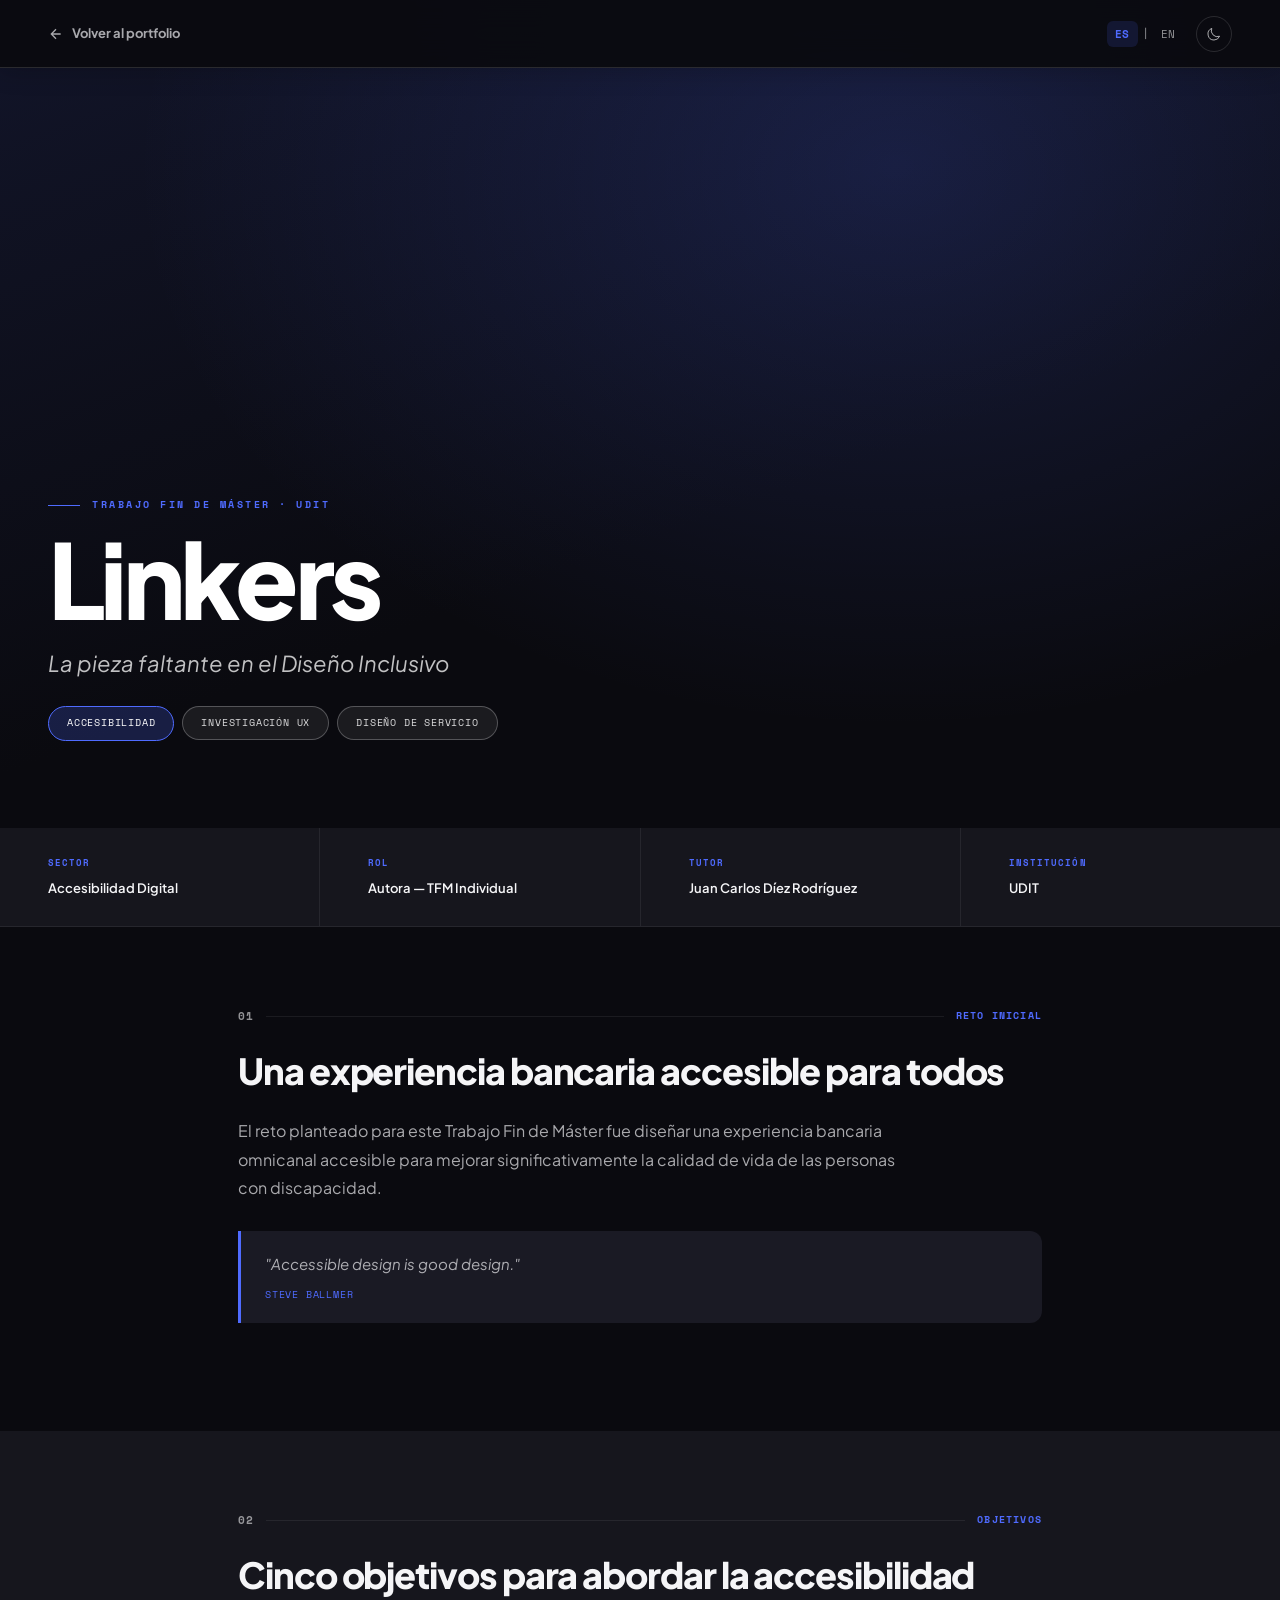
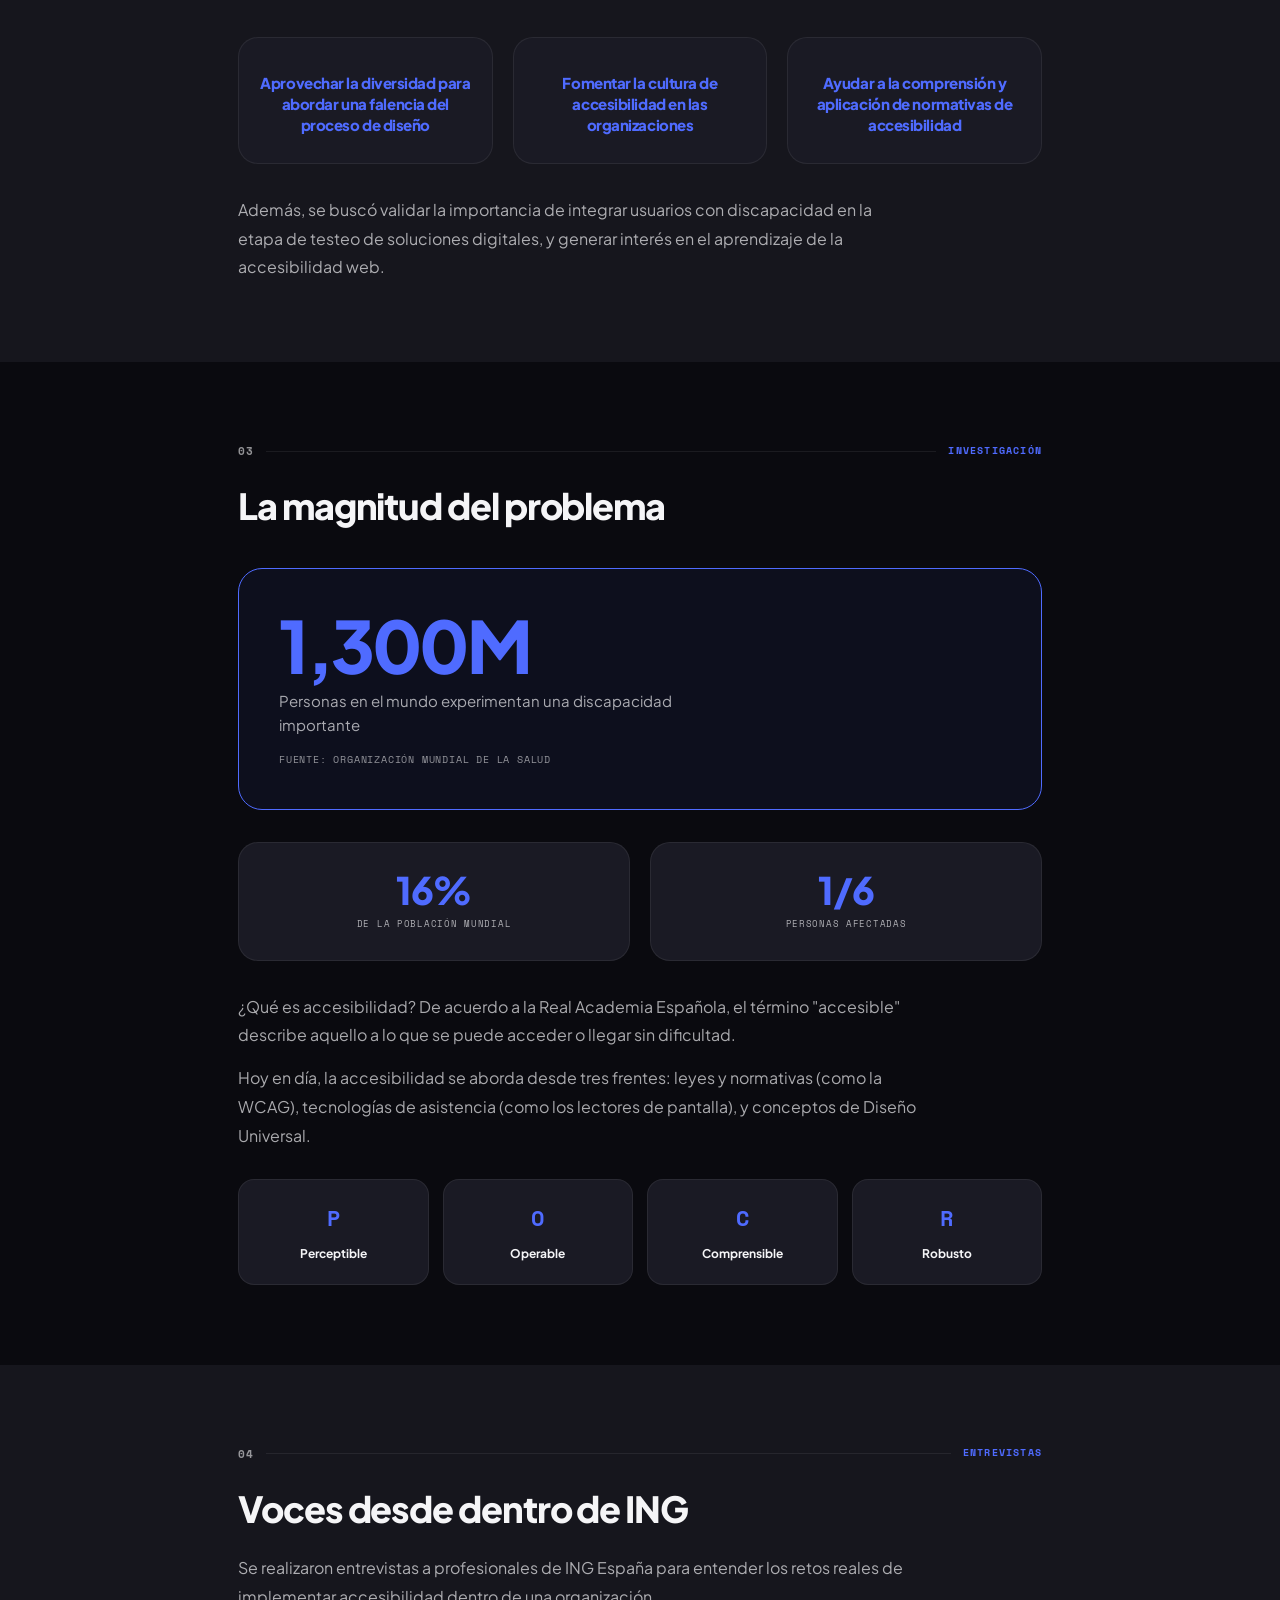
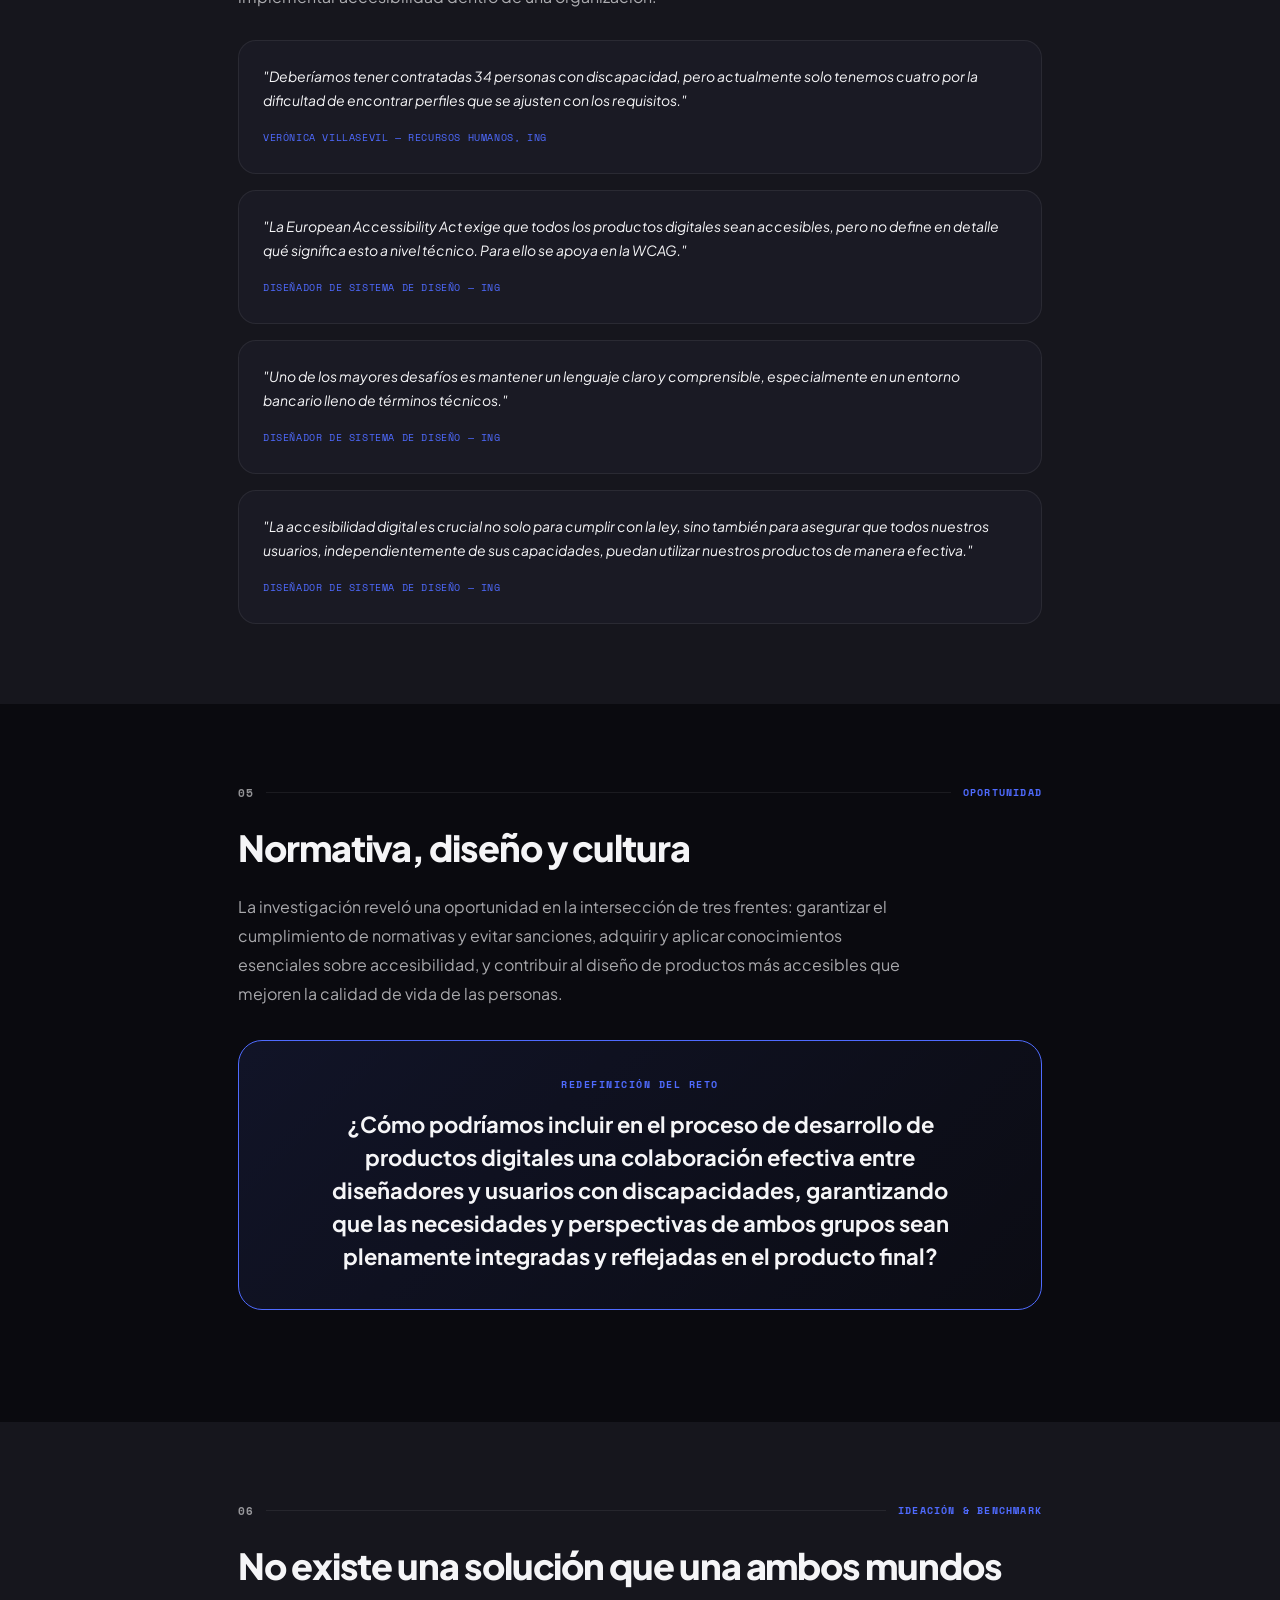
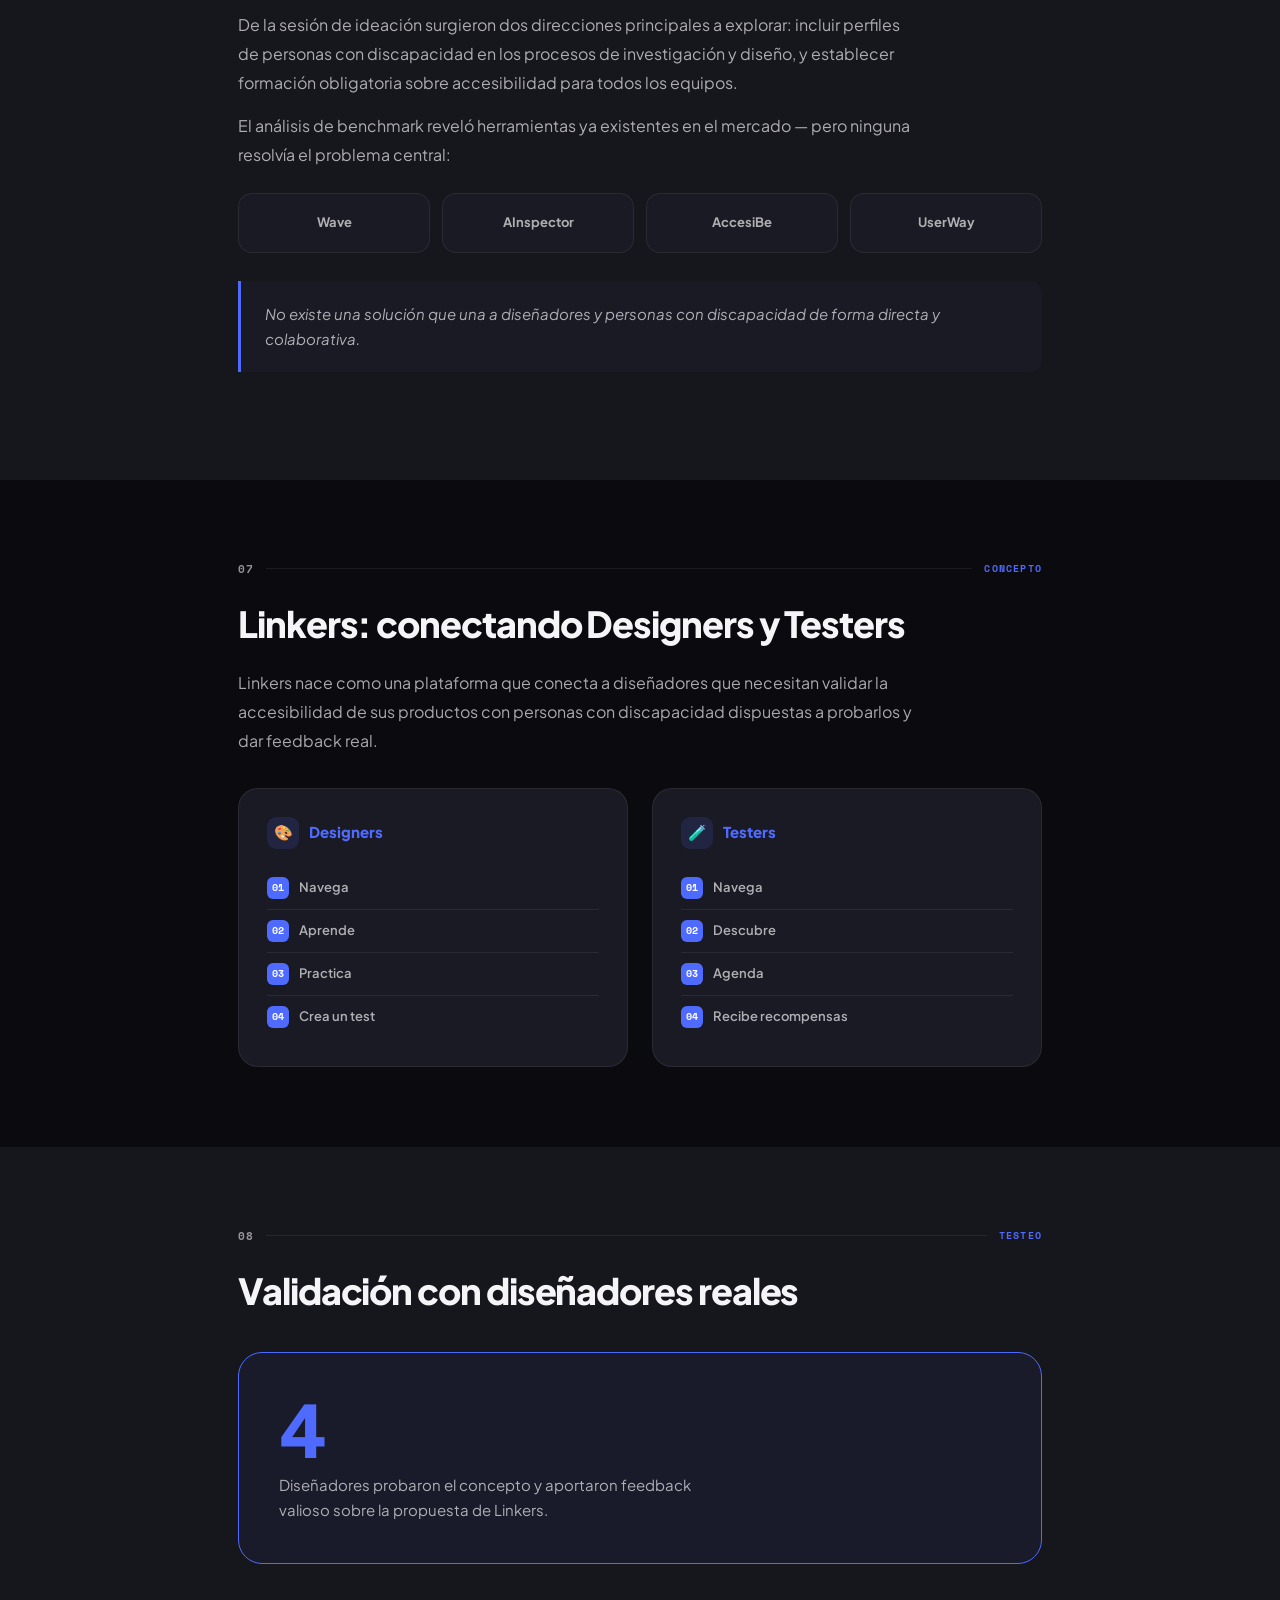
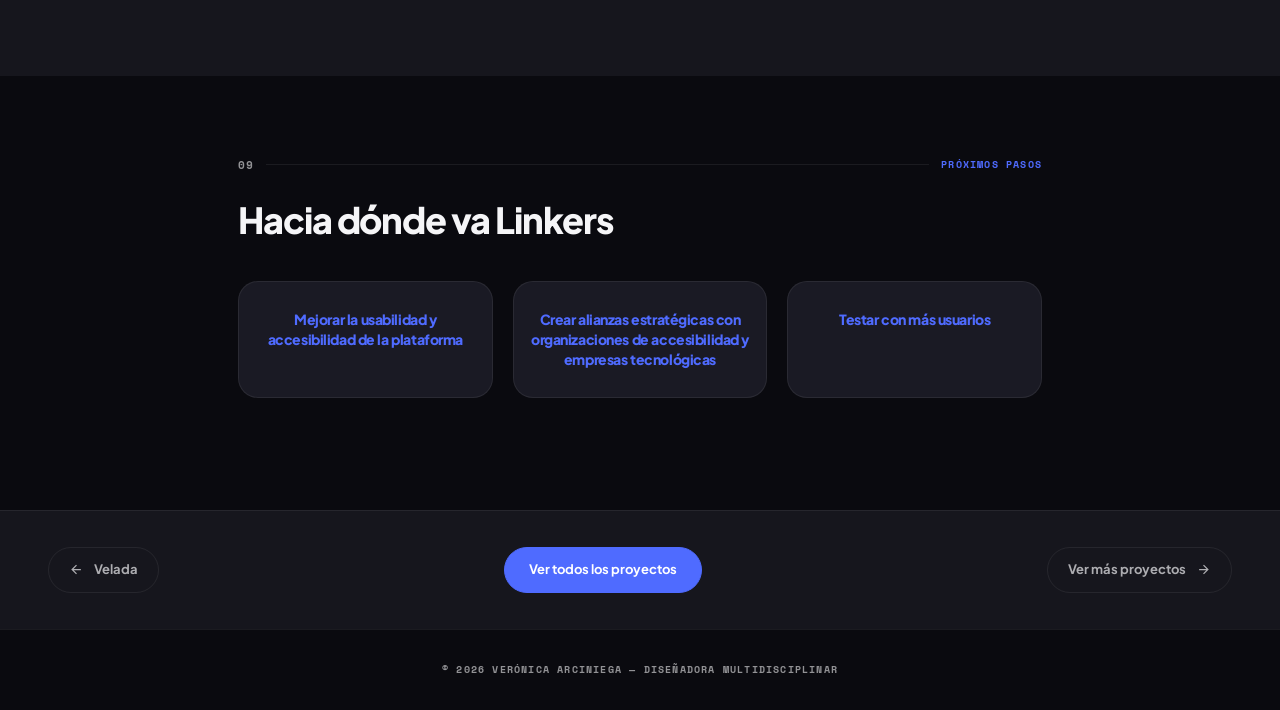
<file: linkers-2.html>
<!doctype html>
<html lang="es" data-theme="dark">
<head>
<meta charset="UTF-8">
<meta name="viewport" content="width=device-width, initial-scale=1.0">
<title>Linkers — TFM · Verónica Arciniega</title>
<meta name="description" content="Linkers: la pieza faltante en el Diseño Inclusivo. Trabajo Fin de Máster sobre accesibilidad y colaboración entre diseñadores y personas con discapacidad.">
<link rel="preconnect" href="https://fonts.googleapis.com">
<link rel="preconnect" href="https://fonts.gstatic.com" crossorigin>
<link href="https://fonts.googleapis.com/css2?family=Plus+Jakarta+Sans:ital,wght@0,300;0,400;0,500;0,600;0,700;0,800;1,300&family=Space+Mono:wght@400;700&display=swap" rel="stylesheet">
<style>
:root{--bg:#0a0a0f;--surface:#16161d;--card:#1a1a24;--card-soft:#0d0d14;--text:#f5f5f7;--muted:rgba(245,245,247,0.68);--faint:rgba(245,245,247,0.58);--border:rgba(255,255,255,0.07);--border-mid:rgba(255,255,255,0.13);--font:'Plus Jakarta Sans',sans-serif;--mono:'Space Mono',monospace;--ease:0.4s cubic-bezier(0.4,0,0.2,1);--bounce:0.5s cubic-bezier(0.34,1.56,0.64,1);--brand-a:#4F6BFF;--brand-b:#1E293B}
[data-theme="light"]{--bg:#f4f4f8;--surface:#ffffff;--card:#ffffff;--card-soft:#ececf4;--text:#0a0a0f;--muted:rgba(10,10,15,0.72);--faint:rgba(10,10,15,0.64);--border:rgba(0,0,0,0.07);--border-mid:rgba(0,0,0,0.13)}
*,*::before,*::after{box-sizing:border-box;margin:0;padding:0}
html{scroll-behavior:smooth;scroll-padding-top:68px}
body{font-family:var(--font);background:var(--bg);color:var(--text);overflow-x:hidden;line-height:1.65;transition:background var(--ease),color var(--ease)}
img{max-width:100%;display:block} a{color:inherit;text-decoration:none} button{font-family:inherit;cursor:pointer;border:none;background:none}
:focus-visible{outline:2px solid var(--brand-a);outline-offset:3px;border-radius:4px}
.skip{position:fixed;top:-100px;left:16px;z-index:9999;padding:12px 20px;background:var(--brand-a);color:#fff;border-radius:8px;font-weight:700;font-size:14px;transition:top .2s}
.skip:focus{top:16px}
.nav{position:fixed;top:0;left:0;right:0;z-index:100;height:68px;backdrop-filter:blur(20px);-webkit-backdrop-filter:blur(20px);border-bottom:1px solid var(--border-mid);background:rgba(10,10,15,0.92);box-shadow:0 4px 24px rgba(0,0,0,.2)}
[data-theme="light"] .nav{background:rgba(248,248,252,0.94)}
.nav__inner{max-width:1280px;margin:0 auto;padding:0 24px;height:100%;display:flex;align-items:center;justify-content:space-between;gap:16px}
@media(min-width:768px){.nav__inner{padding:0 48px}}
.nav__back{display:flex;align-items:center;gap:8px;font-size:13px;font-weight:700;color:var(--muted);transition:color var(--ease)}
.nav__back:hover{color:var(--text)}
.nav__back svg{width:16px;height:16px;transition:transform var(--ease)}
.nav__back:hover svg{transform:translateX(-3px)}
.nav__right{display:flex;align-items:center;gap:12px}
.lang-sep{color:var(--faint);font-size:11px}
.lang-btn{font-family:var(--mono);font-size:11px;background:none;border:none;cursor:pointer;padding:5px 8px;border-radius:6px;font-weight:400;color:var(--faint);transition:color .3s,font-weight .3s,background .3s;letter-spacing:.05em}
.lang-btn[aria-pressed="true"]{color:var(--brand-a);font-weight:800;background:rgba(79,107,255,0.14)}
.lang-btn:hover:not([aria-pressed="true"]){color:var(--text);background:rgba(255,255,255,0.06)}
.theme-btn{width:36px;height:36px;border-radius:50%;display:flex;align-items:center;justify-content:center;border:1px solid var(--border-mid);color:var(--muted);transition:background var(--ease),transform var(--bounce),border-color var(--ease),color var(--ease)}
.theme-btn:hover{background:var(--surface);transform:rotate(20deg);color:var(--text)}
[data-theme="light"] .theme-btn{background:rgba(79,107,255,0.12);border-color:var(--brand-a);color:var(--brand-a)}
[data-theme="light"] .theme-btn:hover{background:var(--brand-a);color:#fff}
.theme-btn svg{width:16px;height:16px}
.hero{position:relative;height:92svh;min-height:540px;overflow:hidden;display:flex;align-items:flex-end;padding-top:68px;background:linear-gradient(160deg,#12152a,#0a0a0f 60%)}
.hero__overlay{position:absolute;inset:0;background:radial-gradient(ellipse at 70% 20%,rgba(79,107,255,.18),transparent 60%)}
.hero__content{position:relative;z-index:1;width:100%;max-width:1280px;margin:0 auto;padding:0 24px 72px}
@media(min-width:768px){.hero__content{padding:0 48px 88px}}
.hero__eyebrow{font-family:var(--mono);font-size:10px;text-transform:uppercase;letter-spacing:.25em;color:var(--brand-a);font-weight:700;margin-bottom:16px;display:flex;align-items:center;gap:12px;opacity:0;animation:fadeUp .7s .1s ease forwards}
.hero__eyebrow::before{content:'';width:32px;height:1px;background:var(--brand-a)}
.hero__title{font-size:clamp(44px,9vw,104px);font-weight:800;letter-spacing:-.045em;line-height:.92;color:#fff;opacity:0;animation:fadeUp .8s .25s ease forwards;margin-bottom:20px}
.hero__subtitle{font-size:clamp(16px,2.5vw,22px);color:rgba(255,255,255,.75);max-width:600px;margin-bottom:24px;opacity:0;animation:fadeUp .8s .32s ease forwards;font-style:italic}
.hero__chips{display:flex;flex-wrap:wrap;gap:8px;opacity:0;animation:fadeUp .8s .4s ease forwards}
.hero__chip{padding:8px 18px;border-radius:100px;border:1px solid rgba(255,255,255,.25);background:rgba(255,255,255,.07);backdrop-filter:blur(8px);font-family:var(--mono);font-size:10px;color:rgba(255,255,255,.85);text-transform:uppercase;letter-spacing:.08em}
.hero__chip--accent{border-color:var(--brand-a);background:rgba(79,107,255,0.22);color:#fff}
@keyframes fadeUp{from{opacity:0;transform:translateY(20px)}to{opacity:1;transform:translateY(0)}}
.meta-strip{background:var(--surface);border-bottom:1px solid var(--border)}
.meta-inner{max-width:1280px;margin:0 auto;display:grid;grid-template-columns:repeat(2,1fr);gap:1px;background:var(--border)}
@media(min-width:640px){.meta-inner{grid-template-columns:repeat(4,1fr)}}
.meta-block{background:var(--surface);padding:24px 28px}
@media(min-width:768px){.meta-block{padding:28px 48px}}
.meta-label{font-family:var(--mono);font-size:9px;text-transform:uppercase;letter-spacing:.12em;color:var(--brand-a);font-weight:700;margin-bottom:8px}
.meta-value{font-size:13px;font-weight:600;color:var(--text);line-height:1.5}
.wrap{max-width:900px;margin:0 auto;padding:0 24px}
@media(min-width:768px){.wrap{padding:0 48px}}
.cs-sec{padding:80px 0}
.cs-sec--alt{background:var(--surface)}
.eyebrow{display:flex;align-items:center;gap:12px;margin-bottom:16px}
.eyebrow__num{font-family:var(--mono);font-size:11px;color:var(--faint);font-weight:700;letter-spacing:.1em}
.eyebrow__line{flex:1;height:1px;background:var(--border)}
.lbl{font-family:var(--mono);font-size:10px;text-transform:uppercase;letter-spacing:.12em;color:var(--brand-a);font-weight:700}
h2{font-size:clamp(26px,4vw,36px);font-weight:800;letter-spacing:-.03em;margin:10px 0 16px}
.prose{font-size:16px;color:var(--muted);line-height:1.8;max-width:680px}
.prose strong{color:var(--text);font-weight:700}
.prose p{margin-bottom:14px}
.prose p:last-child{margin-bottom:0}
.highlight{border-left:3px solid var(--brand-a);padding:20px 24px;background:var(--card);border-radius:0 12px 12px 0;margin:28px 0}
.highlight p{font-size:15px;font-style:italic;color:var(--muted);line-height:1.7}
.highlight cite{display:block;margin-top:10px;font-style:normal;font-family:var(--mono);font-size:10px;color:var(--brand-a);text-transform:uppercase;letter-spacing:.08em}
/* stat callout gigante */
.stat-hero{display:flex;flex-direction:column;align-items:flex-start;gap:0;padding:40px;border-radius:24px;border:1px solid var(--brand-a);background:rgba(79,107,255,0.06);margin:32px 0}
.stat-hero__num{font-size:clamp(48px,8vw,72px);font-weight:800;letter-spacing:-.04em;color:var(--brand-a);line-height:1}
.stat-hero__label{font-size:15px;color:var(--muted);margin-top:8px;max-width:440px}
.stat-hero__source{font-family:var(--mono);font-size:10px;color:var(--faint);margin-top:14px;text-transform:uppercase;letter-spacing:.08em}
.stat-row{display:grid;grid-template-columns:repeat(auto-fit,minmax(160px,1fr));gap:20px;margin:32px 0}
.stat-box{text-align:center;padding:28px 16px;background:var(--card);border:1px solid var(--border);border-radius:20px}
.stat-box__num{font-size:38px;font-weight:800;color:var(--brand-a);letter-spacing:-.03em;line-height:1}
.stat-box__label{font-family:var(--mono);font-size:9px;text-transform:uppercase;letter-spacing:.08em;color:var(--muted);margin-top:8px}
/* quotes de entrevistas */
.quote-grid{display:flex;flex-direction:column;gap:16px;margin-top:28px}
.quote-card{background:var(--card);border:1px solid var(--border);border-radius:18px;padding:24px}
.quote-card p{font-size:14px;font-style:italic;color:var(--text);line-height:1.7;margin-bottom:10px}
.quote-card cite{font-family:var(--mono);font-size:10px;color:var(--brand-a);font-style:normal;text-transform:uppercase;letter-spacing:.06em}
/* WCAG pilares */
.wcag-grid{display:grid;grid-template-columns:repeat(2,1fr);gap:14px;margin-top:28px}
@media(min-width:640px){.wcag-grid{grid-template-columns:repeat(4,1fr)}}
.wcag-card{background:var(--card);border:1px solid var(--border);border-radius:16px;padding:20px;text-align:center;transition:all var(--ease)}
.wcag-card:hover{border-color:var(--brand-a);transform:translateY(-4px)}
.wcag-card__letter{font-family:var(--mono);font-size:22px;font-weight:800;color:var(--brand-a);margin-bottom:8px}
.wcag-card__label{font-size:12px;font-weight:700;color:var(--text)}
/* HMW destacado */
.hmw-box{margin:32px 0;padding:36px;border-radius:24px;background:linear-gradient(135deg,rgba(79,107,255,.1),rgba(79,107,255,.02));border:1px solid var(--brand-a);text-align:center}
.hmw-box__label{font-family:var(--mono);font-size:10px;color:var(--brand-a);text-transform:uppercase;letter-spacing:.15em;margin-bottom:14px;font-weight:700}
.hmw-box__text{font-size:clamp(17px,2.5vw,22px);font-weight:700;color:var(--text);line-height:1.5;max-width:640px;margin:0 auto}
/* Linkers flows */
.flow-cols{display:grid;grid-template-columns:1fr;gap:24px;margin-top:32px}
@media(min-width:768px){.flow-cols{grid-template-columns:1fr 1fr}}
.flow-col{background:var(--card);border:1px solid var(--border);border-radius:20px;padding:28px}
.flow-col__title{font-size:15px;font-weight:800;color:var(--brand-a);margin-bottom:18px;display:flex;align-items:center;gap:10px}
.flow-col__title-icon{width:32px;height:32px;border-radius:9px;background:rgba(79,107,255,.14);display:flex;align-items:center;justify-content:center;font-size:15px}
.flow-steps{display:flex;flex-direction:column;gap:0}
.flow-step2{display:flex;align-items:center;gap:10px;padding:10px 0;border-bottom:1px solid var(--border)}
.flow-step2:last-child{border-bottom:none}
.flow-step2__num{width:22px;height:22px;border-radius:6px;background:var(--brand-a);color:#fff;display:flex;align-items:center;justify-content:center;font-family:var(--mono);font-size:10px;font-weight:700;flex-shrink:0}
.flow-step2__text{font-size:13px;color:var(--muted);font-weight:600}
/* benchmark */
.bm-grid{display:grid;grid-template-columns:repeat(2,1fr);gap:12px;margin-top:24px}
@media(min-width:640px){.bm-grid{grid-template-columns:repeat(4,1fr)}}
.bm-item{padding:18px;background:var(--card);border:1px solid var(--border);border-radius:14px;text-align:center;font-size:13px;font-weight:700;color:var(--muted)}
.proj-nav{background:var(--surface);border-top:1px solid var(--border);padding:36px 0}
.proj-nav__inner{max-width:1280px;margin:0 auto;padding:0 24px;display:flex;align-items:center;justify-content:space-between;gap:12px;flex-wrap:wrap}
@media(min-width:768px){.proj-nav__inner{padding:0 48px}}
.nav-proj{display:flex;align-items:center;gap:10px;font-size:13px;font-weight:700;color:var(--muted);padding:11px 20px;border-radius:100px;border:1px solid var(--border);transition:all var(--ease)}
.nav-proj:hover{color:var(--text);border-color:var(--border-mid);background:var(--card)}
.nav-proj svg{width:15px;height:15px;flex-shrink:0}
.nav-home{display:flex;align-items:center;gap:8px;font-size:13px;font-weight:700;color:#fff;padding:11px 24px;border-radius:100px;background:var(--brand-a);border:1px solid var(--brand-a);transition:all var(--bounce)}
.nav-home:hover{transform:translateY(-3px);box-shadow:0 10px 28px rgba(79,107,255,0.35)}
.reveal{opacity:0;transform:translateY(24px);transition:opacity .7s ease,transform .7s ease}
.reveal.visible{opacity:1;transform:translateY(0)}
footer{padding:32px 24px;border-top:1px solid var(--border);text-align:center;font-family:var(--mono);font-size:10px;font-weight:700;text-transform:uppercase;letter-spacing:.12em;color:var(--faint)}
@media(prefers-reduced-motion:reduce){*,*::before,*::after{animation-duration:.01ms!important;transition-duration:.01ms!important}}
</style>
</head>
<body>
<script>(function(){var t=localStorage.getItem('va-theme')||'dark';document.documentElement.setAttribute('data-theme',t);})();</script>

<a href="#main" class="skip" data-t="skip">Saltar al contenido</a>

<nav class="nav" role="navigation">
  <div class="nav__inner">
    <a href="index.html" class="nav__back">
      <svg viewBox="0 0 24 24" fill="none" stroke="currentColor" stroke-width="2"><path d="M19 12H5M12 5l-7 7 7 7"/></svg>
      <span data-t="back">Volver al portfolio</span>
    </a>
    <div class="nav__right">
      <div style="display:flex;align-items:center;gap:6px">
        <button class="lang-btn" id="btn-es" onclick="setLang('es')" aria-pressed="true">ES</button>
        <span class="lang-sep">|</span>
        <button class="lang-btn" id="btn-en" onclick="setLang('en')" aria-pressed="false">EN</button>
      </div>
      <button class="theme-btn" onclick="toggleTheme()">
        <svg id="icon-moon" viewBox="0 0 24 24" fill="none" stroke="currentColor" stroke-width="1.5"><path d="M20.354 15.354A9 9 0 018.646 3.646 9.003 9.003 0 0012 21a9.003 9.003 0 008.354-5.646z"/></svg>
        <svg id="icon-sun" viewBox="0 0 24 24" fill="none" stroke="currentColor" stroke-width="1.5" style="display:none"><path d="M12 3v1m0 16v1m9-9h-1M4 12H3m15.364-6.364-.707.707M6.343 17.657l-.707.707m12.728 0-.707-.707M6.343 6.343l-.707-.707M12 8a4 4 0 100 8 4 4 0 000-8z"/></svg>
      </button>
    </div>
  </div>
</nav>

<main id="main">

<header class="hero">
  <div class="hero__overlay" aria-hidden="true"></div>
  <div class="hero__content">
    <p class="hero__eyebrow" data-t="sector">Trabajo Fin de Máster · UDIT</p>
    <h1 class="hero__title">Linkers</h1>
    <p class="hero__subtitle" data-t="hero_sub">La pieza faltante en el Diseño Inclusivo</p>
    <div class="hero__chips">
      <span class="hero__chip hero__chip--accent" data-t="tag1">Accesibilidad</span>
      <span class="hero__chip" data-t="tag2">Investigación UX</span>
      <span class="hero__chip" data-t="tag3">Diseño de Servicio</span>
    </div>
  </div>
</header>

<div class="meta-strip">
  <div class="meta-inner">
    <div class="meta-block"><p class="meta-label" data-t="ml_sector">Sector</p><p class="meta-value" data-t="mv_sector">Accesibilidad Digital</p></div>
    <div class="meta-block"><p class="meta-label" data-t="ml_role">Rol</p><p class="meta-value" data-t="mv_role">Autora — TFM Individual</p></div>
    <div class="meta-block"><p class="meta-label" data-t="ml_tutor">Tutor</p><p class="meta-value">Juan Carlos Díez Rodríguez</p></div>
    <div class="meta-block"><p class="meta-label" data-t="ml_inst">Institución</p><p class="meta-value">UDIT</p></div>
  </div>
</div>

<!-- 01 RETO -->
<section class="cs-sec">
  <div class="wrap">
    <div class="eyebrow reveal"><span class="eyebrow__num">01</span><div class="eyebrow__line"></div><span class="lbl" data-t="s1l">Reto inicial</span></div>
    <h2 data-t="s1h">Una experiencia bancaria accesible para todos</h2>
    <div class="prose reveal">
      <p data-t="s1p1">El reto planteado para este Trabajo Fin de Máster fue diseñar una <strong>experiencia bancaria omnicanal accesible</strong> para mejorar significativamente la calidad de vida de las personas con discapacidad.</p>
    </div>
    <div class="highlight reveal">
      <p data-t="s1q">"Accessible design is good design."</p>
      <cite>Steve Ballmer</cite>
    </div>
  </div>
</section>

<!-- 02 OBJETIVOS -->
<section class="cs-sec cs-sec--alt">
  <div class="wrap">
    <div class="eyebrow reveal"><span class="eyebrow__num">02</span><div class="eyebrow__line"></div><span class="lbl" data-t="s2l">Objetivos</span></div>
    <h2 data-t="s2h">Cinco objetivos para abordar la accesibilidad</h2>
    <div class="stat-row reveal">
      <div class="stat-box"><p class="stat-box__num" style="font-size:15px;line-height:1.4;margin-top:6px" data-t="obj1">Aprovechar la diversidad para abordar una falencia del proceso de diseño</p></div>
      <div class="stat-box"><p class="stat-box__num" style="font-size:15px;line-height:1.4;margin-top:6px" data-t="obj2">Fomentar la cultura de accesibilidad en las organizaciones</p></div>
      <div class="stat-box"><p class="stat-box__num" style="font-size:15px;line-height:1.4;margin-top:6px" data-t="obj3">Ayudar a la comprensión y aplicación de normativas de accesibilidad</p></div>
    </div>
    <div class="prose reveal">
      <p data-t="s2p1">Además, se buscó <strong>validar la importancia de integrar usuarios con discapacidad en la etapa de testeo</strong> de soluciones digitales, y generar interés en el aprendizaje de la accesibilidad web.</p>
    </div>
  </div>
</section>

<!-- 03 INVESTIGACIÓN -->
<section class="cs-sec">
  <div class="wrap">
    <div class="eyebrow reveal"><span class="eyebrow__num">03</span><div class="eyebrow__line"></div><span class="lbl" data-t="s3l">Investigación</span></div>
    <h2 data-t="s3h">La magnitud del problema</h2>
    <div class="stat-hero reveal">
      <span class="stat-hero__num">1,300M</span>
      <p class="stat-hero__label" data-t="stat1_label">Personas en el mundo experimentan una discapacidad importante</p>
      <p class="stat-hero__source">Fuente: Organización Mundial de la Salud</p>
    </div>
    <div class="stat-row reveal">
      <div class="stat-box"><p class="stat-box__num">16%</p><p class="stat-box__label" data-t="stat2_label">De la población mundial</p></div>
      <div class="stat-box"><p class="stat-box__num">1/6</p><p class="stat-box__label" data-t="stat3_label">Personas afectadas</p></div>
    </div>
    <div class="prose reveal">
      <p data-t="s3p1"><strong>¿Qué es accesibilidad?</strong> De acuerdo a la Real Academia Española, el término "accesible" describe aquello a lo que se puede acceder o llegar sin dificultad.</p>
      <p data-t="s3p2">Hoy en día, la accesibilidad se aborda desde tres frentes: <strong>leyes y normativas</strong> (como la WCAG), <strong>tecnologías de asistencia</strong> (como los lectores de pantalla), y <strong>conceptos de Diseño Universal</strong>.</p>
    </div>
    <div class="wcag-grid reveal">
      <div class="wcag-card"><p class="wcag-card__letter">P</p><p class="wcag-card__label" data-t="w1">Perceptible</p></div>
      <div class="wcag-card"><p class="wcag-card__letter">O</p><p class="wcag-card__label" data-t="w2">Operable</p></div>
      <div class="wcag-card"><p class="wcag-card__letter">C</p><p class="wcag-card__label" data-t="w3">Comprensible</p></div>
      <div class="wcag-card"><p class="wcag-card__letter">R</p><p class="wcag-card__label" data-t="w4">Robusto</p></div>
    </div>
  </div>
</section>

<!-- 04 ENTREVISTAS -->
<section class="cs-sec cs-sec--alt">
  <div class="wrap">
    <div class="eyebrow reveal"><span class="eyebrow__num">04</span><div class="eyebrow__line"></div><span class="lbl" data-t="s4l">Entrevistas</span></div>
    <h2 data-t="s4h">Voces desde dentro de ING</h2>
    <div class="prose reveal">
      <p data-t="s4p1">Se realizaron entrevistas a profesionales de ING España para entender los retos reales de implementar accesibilidad dentro de una organización.</p>
    </div>
    <div class="quote-grid reveal">
      <div class="quote-card">
        <p data-t="q1">"Deberíamos tener contratadas 34 personas con discapacidad, pero actualmente solo tenemos cuatro por la dificultad de encontrar perfiles que se ajusten con los requisitos."</p>
        <cite data-t="q1c">Verónica Villasevil — Recursos Humanos, ING</cite>
      </div>
      <div class="quote-card">
        <p data-t="q2">"La European Accessibility Act exige que todos los productos digitales sean accesibles, pero no define en detalle qué significa esto a nivel técnico. Para ello se apoya en la WCAG."</p>
        <cite data-t="q2c">Diseñador de Sistema de Diseño — ING</cite>
      </div>
      <div class="quote-card">
        <p data-t="q3">"Uno de los mayores desafíos es mantener un lenguaje claro y comprensible, especialmente en un entorno bancario lleno de términos técnicos."</p>
        <cite data-t="q3c">Diseñador de Sistema de Diseño — ING</cite>
      </div>
      <div class="quote-card">
        <p data-t="q4">"La accesibilidad digital es crucial no solo para cumplir con la ley, sino también para asegurar que todos nuestros usuarios, independientemente de sus capacidades, puedan utilizar nuestros productos de manera efectiva."</p>
        <cite data-t="q4c">Diseñador de Sistema de Diseño — ING</cite>
      </div>
    </div>
  </div>
</section>

<!-- 05 OPORTUNIDAD -->
<section class="cs-sec">
  <div class="wrap">
    <div class="eyebrow reveal"><span class="eyebrow__num">05</span><div class="eyebrow__line"></div><span class="lbl" data-t="s5l">Oportunidad</span></div>
    <h2 data-t="s5h">Normativa, diseño y cultura</h2>
    <div class="prose reveal">
      <p data-t="s5p1">La investigación reveló una oportunidad en la intersección de tres frentes: <strong>garantizar el cumplimiento de normativas y evitar sanciones</strong>, <strong>adquirir y aplicar conocimientos esenciales</strong> sobre accesibilidad, y <strong>contribuir al diseño de productos más accesibles</strong> que mejoren la calidad de vida de las personas.</p>
    </div>
    <div class="hmw-box reveal">
      <p class="hmw-box__label" data-t="hmw_label">Redefinición del reto</p>
      <p class="hmw-box__text" data-t="hmw_text">¿Cómo podríamos incluir en el proceso de desarrollo de productos digitales una colaboración efectiva entre diseñadores y usuarios con discapacidades, garantizando que las necesidades y perspectivas de ambos grupos sean plenamente integradas y reflejadas en el producto final?</p>
    </div>
  </div>
</section>

<!-- 06 BENCHMARK -->
<section class="cs-sec cs-sec--alt">
  <div class="wrap">
    <div class="eyebrow reveal"><span class="eyebrow__num">06</span><div class="eyebrow__line"></div><span class="lbl" data-t="s6l">Ideación & Benchmark</span></div>
    <h2 data-t="s6h">No existe una solución que una ambos mundos</h2>
    <div class="prose reveal">
      <p data-t="s6p1">De la sesión de ideación surgieron dos direcciones principales a explorar: <strong>incluir perfiles de personas con discapacidad</strong> en los procesos de investigación y diseño, y establecer <strong>formación obligatoria</strong> sobre accesibilidad para todos los equipos.</p>
      <p data-t="s6p2">El análisis de benchmark reveló herramientas ya existentes en el mercado — pero ninguna resolvía el problema central:</p>
    </div>
    <div class="bm-grid reveal">
      <div class="bm-item">Wave</div>
      <div class="bm-item">AInspector</div>
      <div class="bm-item">AccesiBe</div>
      <div class="bm-item">UserWay</div>
    </div>
    <div class="highlight reveal">
      <p data-t="s6q">No existe una solución que una a diseñadores y personas con discapacidad de forma directa y colaborativa.</p>
    </div>
  </div>
</section>

<!-- 07 CONCEPTO -->
<section class="cs-sec">
  <div class="wrap">
    <div class="eyebrow reveal"><span class="eyebrow__num">07</span><div class="eyebrow__line"></div><span class="lbl" data-t="s7l">Concepto</span></div>
    <h2 data-t="s7h">Linkers: conectando Designers y Testers</h2>
    <div class="prose reveal">
      <p data-t="s7p1">Linkers nace como una plataforma que conecta a <strong>diseñadores</strong> que necesitan validar la accesibilidad de sus productos con <strong>personas con discapacidad</strong> dispuestas a probarlos y dar feedback real.</p>
    </div>
    <div class="flow-cols reveal">
      <div class="flow-col">
        <p class="flow-col__title"><span class="flow-col__title-icon">🎨</span> <span data-t="fc1_title">Designers</span></p>
        <div class="flow-steps">
          <div class="flow-step2"><span class="flow-step2__num">01</span><span class="flow-step2__text" data-t="fc1_1">Navega</span></div>
          <div class="flow-step2"><span class="flow-step2__num">02</span><span class="flow-step2__text" data-t="fc1_2">Aprende</span></div>
          <div class="flow-step2"><span class="flow-step2__num">03</span><span class="flow-step2__text" data-t="fc1_3">Practica</span></div>
          <div class="flow-step2"><span class="flow-step2__num">04</span><span class="flow-step2__text" data-t="fc1_4">Crea un test</span></div>
        </div>
      </div>
      <div class="flow-col">
        <p class="flow-col__title"><span class="flow-col__title-icon">🧪</span> <span data-t="fc2_title">Testers</span></p>
        <div class="flow-steps">
          <div class="flow-step2"><span class="flow-step2__num">01</span><span class="flow-step2__text" data-t="fc2_1">Navega</span></div>
          <div class="flow-step2"><span class="flow-step2__num">02</span><span class="flow-step2__text" data-t="fc2_2">Descubre</span></div>
          <div class="flow-step2"><span class="flow-step2__num">03</span><span class="flow-step2__text" data-t="fc2_3">Agenda</span></div>
          <div class="flow-step2"><span class="flow-step2__num">04</span><span class="flow-step2__text" data-t="fc2_4">Recibe recompensas</span></div>
        </div>
      </div>
    </div>
  </div>
</section>

<!-- 08 TESTEO -->
<section class="cs-sec cs-sec--alt">
  <div class="wrap">
    <div class="eyebrow reveal"><span class="eyebrow__num">08</span><div class="eyebrow__line"></div><span class="lbl" data-t="s8l">Testeo</span></div>
    <h2 data-t="s8h">Validación con diseñadores reales</h2>
    <div class="stat-hero reveal">
      <span class="stat-hero__num">4</span>
      <p class="stat-hero__label" data-t="s8p1">Diseñadores probaron el concepto y aportaron feedback valioso sobre la propuesta de Linkers.</p>
    </div>
  </div>
</section>

<!-- 09 PRÓXIMOS PASOS -->
<section class="cs-sec">
  <div class="wrap">
    <div class="eyebrow reveal"><span class="eyebrow__num">09</span><div class="eyebrow__line"></div><span class="lbl" data-t="s9l">Próximos pasos</span></div>
    <h2 data-t="s9h">Hacia dónde va Linkers</h2>
    <div class="stat-row reveal">
      <div class="stat-box"><p class="stat-box__num" style="font-size:14px;line-height:1.4" data-t="np1">Mejorar la usabilidad y accesibilidad de la plataforma</p></div>
      <div class="stat-box"><p class="stat-box__num" style="font-size:14px;line-height:1.4" data-t="np2">Crear alianzas estratégicas con organizaciones de accesibilidad y empresas tecnológicas</p></div>
      <div class="stat-box"><p class="stat-box__num" style="font-size:14px;line-height:1.4" data-t="np3">Testar con más usuarios</p></div>
    </div>
  </div>
</section>

</main>

<div class="proj-nav">
  <div class="proj-nav__inner">
    <a href="velada.html" class="nav-proj">
      <svg viewBox="0 0 24 24" fill="none" stroke="currentColor" stroke-width="2"><path d="M19 12H5M12 5l-7 7 7 7"/></svg>
      <span data-t="prev_lbl">Velada</span>
    </a>
    <a href="index.html#projects" class="nav-home" data-t="all_projects">Ver todos los proyectos</a>
    <a href="index.html#projects" class="nav-proj">
      <span data-t="next_lbl">Ver más proyectos</span>
      <svg viewBox="0 0 24 24" fill="none" stroke="currentColor" stroke-width="2"><path d="M5 12h14M12 5l7 7-7 7"/></svg>
    </a>
  </div>
</div>

<footer><p>© 2026 Verónica Arciniega — <span data-t="footer">Diseñadora Multidisciplinar</span></p></footer>

<script>
const T = {
  es:{
    skip:"Saltar al contenido",back:"Volver al portfolio",
    sector:"Trabajo Fin de Máster · UDIT",hero_sub:"La pieza faltante en el Diseño Inclusivo",tag1:"Accesibilidad",tag2:"Investigación UX",tag3:"Diseño de Servicio",
    ml_sector:"Sector",mv_sector:"Accesibilidad Digital",ml_role:"Rol",mv_role:"Autora — TFM Individual",ml_tutor:"Tutor",ml_inst:"Institución",
    s1l:"Reto inicial",s1h:"Una experiencia bancaria accesible para todos",
    s1p1:"El reto planteado para este Trabajo Fin de Máster fue diseñar una experiencia bancaria omnicanal accesible para mejorar significativamente la calidad de vida de las personas con discapacidad.",
    s1q:"\"Accessible design is good design.\"",
    s2l:"Objetivos",s2h:"Cinco objetivos para abordar la accesibilidad",
    obj1:"Aprovechar la diversidad para abordar una falencia del proceso de diseño",
    obj2:"Fomentar la cultura de accesibilidad en las organizaciones",
    obj3:"Ayudar a la comprensión y aplicación de normativas de accesibilidad",
    s2p1:"Además, se buscó validar la importancia de integrar usuarios con discapacidad en la etapa de testeo de soluciones digitales, y generar interés en el aprendizaje de la accesibilidad web.",
    s3l:"Investigación",s3h:"La magnitud del problema",
    stat1_label:"Personas en el mundo experimentan una discapacidad importante",
    stat2_label:"De la población mundial",stat3_label:"Personas afectadas",
    s3p1:"¿Qué es accesibilidad? De acuerdo a la Real Academia Española, el término \"accesible\" describe aquello a lo que se puede acceder o llegar sin dificultad.",
    s3p2:"Hoy en día, la accesibilidad se aborda desde tres frentes: leyes y normativas (como la WCAG), tecnologías de asistencia (como los lectores de pantalla), y conceptos de Diseño Universal.",
    w1:"Perceptible",w2:"Operable",w3:"Comprensible",w4:"Robusto",
    s4l:"Entrevistas",s4h:"Voces desde dentro de ING",
    s4p1:"Se realizaron entrevistas a profesionales de ING España para entender los retos reales de implementar accesibilidad dentro de una organización.",
    q1:"\"Deberíamos tener contratadas 34 personas con discapacidad, pero actualmente solo tenemos cuatro por la dificultad de encontrar perfiles que se ajusten con los requisitos.\"",
    q1c:"Verónica Villasevil — Recursos Humanos, ING",
    q2:"\"La European Accessibility Act exige que todos los productos digitales sean accesibles, pero no define en detalle qué significa esto a nivel técnico. Para ello se apoya en la WCAG.\"",
    q2c:"Diseñador de Sistema de Diseño — ING",
    q3:"\"Uno de los mayores desafíos es mantener un lenguaje claro y comprensible, especialmente en un entorno bancario lleno de términos técnicos.\"",
    q3c:"Diseñador de Sistema de Diseño — ING",
    q4:"\"La accesibilidad digital es crucial no solo para cumplir con la ley, sino también para asegurar que todos nuestros usuarios, independientemente de sus capacidades, puedan utilizar nuestros productos de manera efectiva.\"",
    q4c:"Diseñador de Sistema de Diseño — ING",
    s5l:"Oportunidad",s5h:"Normativa, diseño y cultura",
    s5p1:"La investigación reveló una oportunidad en la intersección de tres frentes: garantizar el cumplimiento de normativas y evitar sanciones, adquirir y aplicar conocimientos esenciales sobre accesibilidad, y contribuir al diseño de productos más accesibles que mejoren la calidad de vida de las personas.",
    hmw_label:"Redefinición del reto",
    hmw_text:"¿Cómo podríamos incluir en el proceso de desarrollo de productos digitales una colaboración efectiva entre diseñadores y usuarios con discapacidades, garantizando que las necesidades y perspectivas de ambos grupos sean plenamente integradas y reflejadas en el producto final?",
    s6l:"Ideación & Benchmark",s6h:"No existe una solución que una ambos mundos",
    s6p1:"De la sesión de ideación surgieron dos direcciones principales a explorar: incluir perfiles de personas con discapacidad en los procesos de investigación y diseño, y establecer formación obligatoria sobre accesibilidad para todos los equipos.",
    s6p2:"El análisis de benchmark reveló herramientas ya existentes en el mercado — pero ninguna resolvía el problema central:",
    s6q:"No existe una solución que una a diseñadores y personas con discapacidad de forma directa y colaborativa.",
    s7l:"Concepto",s7h:"Linkers: conectando Designers y Testers",
    s7p1:"Linkers nace como una plataforma que conecta a diseñadores que necesitan validar la accesibilidad de sus productos con personas con discapacidad dispuestas a probarlos y dar feedback real.",
    fc1_title:"Designers",fc1_1:"Navega",fc1_2:"Aprende",fc1_3:"Practica",fc1_4:"Crea un test",
    fc2_title:"Testers",fc2_1:"Navega",fc2_2:"Descubre",fc2_3:"Agenda",fc2_4:"Recibe recompensas",
    s8l:"Testeo",s8h:"Validación con diseñadores reales",
    s8p1:"Diseñadores probaron el concepto y aportaron feedback valioso sobre la propuesta de Linkers.",
    s9l:"Próximos pasos",s9h:"Hacia dónde va Linkers",
    np1:"Mejorar la usabilidad y accesibilidad de la plataforma",
    np2:"Crear alianzas estratégicas con organizaciones de accesibilidad y empresas tecnológicas",
    np3:"Testar con más usuarios",
    prev_lbl:"Velada",next_lbl:"Ver más proyectos",all_projects:"Ver todos los proyectos",footer:"Diseñadora Multidisciplinar"
  },
  en:{
    skip:"Skip to content",back:"Back to portfolio",
    sector:"Master's Thesis · UDIT",hero_sub:"The missing piece in Inclusive Design",tag1:"Accessibility",tag2:"UX Research",tag3:"Service Design",
    ml_sector:"Sector",mv_sector:"Digital Accessibility",ml_role:"Role",mv_role:"Author — Individual Thesis",ml_tutor:"Tutor",ml_inst:"Institution",
    s1l:"Initial challenge",s1h:"An accessible banking experience for everyone",
    s1p1:"The challenge set for this Master's Thesis was to design an accessible omnichannel banking experience to significantly improve the quality of life of people with disabilities.",
    s1q:"\"Accessible design is good design.\"",
    s2l:"Objectives",s2h:"Five objectives to address accessibility",
    obj1:"Leverage diversity to address a gap in the design process",
    obj2:"Foster a culture of accessibility within organizations",
    obj3:"Help understand and apply accessibility regulations",
    s2p1:"The project also sought to validate the importance of integrating users with disabilities into the testing stage of digital solutions, and to spark interest in learning about web accessibility.",
    s3l:"Research",s3h:"The scale of the problem",
    stat1_label:"People worldwide experience a significant disability",
    stat2_label:"Of the world's population",stat3_label:"People affected",
    s3p1:"What is accessibility? According to the Real Academia Española, \"accessible\" describes that which can be reached or accessed without difficulty.",
    s3p2:"Today, accessibility is approached from three fronts: laws and regulations (like WCAG), assistive technologies (like screen readers), and Universal Design concepts.",
    w1:"Perceivable",w2:"Operable",w3:"Understandable",w4:"Robust",
    s4l:"Interviews",s4h:"Voices from inside ING",
    s4p1:"Interviews were conducted with ING Spain professionals to understand the real challenges of implementing accessibility within an organization.",
    q1:"\"We should have 34 people with disabilities employed, but we currently only have four due to the difficulty of finding profiles that fit the requirements.\"",
    q1c:"Verónica Villasevil — Human Resources, ING",
    q2:"\"The European Accessibility Act requires all digital products to be accessible, but doesn't define in detail what this means technically. For that, it relies on WCAG.\"",
    q2c:"Design System Designer — ING",
    q3:"\"One of the biggest challenges is keeping language clear and understandable, especially in a banking environment full of technical terms.\"",
    q3c:"Design System Designer — ING",
    q4:"\"Digital accessibility is crucial not only to comply with the law, but also to ensure that all our users, regardless of their abilities, can use our products effectively.\"",
    q4c:"Design System Designer — ING",
    s5l:"Opportunity",s5h:"Regulation, design and culture",
    s5p1:"The research revealed an opportunity at the intersection of three fronts: ensuring regulatory compliance and avoiding sanctions, acquiring and applying essential accessibility knowledge, and contributing to more accessible products that improve people's quality of life.",
    hmw_label:"Reframing the challenge",
    hmw_text:"How might we include an effective collaboration between designers and users with disabilities in the digital product development process, ensuring the needs and perspectives of both groups are fully integrated and reflected in the final product?",
    s6l:"Ideation & Benchmark",s6h:"No solution bridges both worlds",
    s6p1:"The ideation session surfaced two main directions to explore: including people with disabilities in research and design processes, and establishing mandatory accessibility training for all teams.",
    s6p2:"The benchmark analysis revealed existing tools on the market — but none solved the core problem:",
    s6q:"There is no solution that directly and collaboratively connects designers with people with disabilities.",
    s7l:"Concept",s7h:"Linkers: connecting Designers and Testers",
    s7p1:"Linkers was born as a platform that connects designers who need to validate their products' accessibility with people with disabilities willing to test them and give real feedback.",
    fc1_title:"Designers",fc1_1:"Browse",fc1_2:"Learn",fc1_3:"Practice",fc1_4:"Create a test",
    fc2_title:"Testers",fc2_1:"Browse",fc2_2:"Discover",fc2_3:"Schedule",fc2_4:"Get rewards",
    s8l:"Testing",s8h:"Validation with real designers",
    s8p1:"Designers tested the concept and provided valuable feedback on the Linkers proposal.",
    s9l:"Next steps",s9h:"Where Linkers is headed",
    np1:"Improve the platform's usability and accessibility",
    np2:"Build strategic alliances with accessibility organizations and tech companies",
    np3:"Test with more users",
    prev_lbl:"Velada",next_lbl:"View more projects",all_projects:"View all projects",footer:"Multidisciplinary Designer"
  }
};
let lang="es";
function setLang(l){
  lang=l;document.documentElement.lang=l;
  document.querySelectorAll("[data-t]").forEach(el=>{const k=el.getAttribute("data-t");if(T[l]&&T[l][k]!==undefined)el.textContent=T[l][k];});
  document.getElementById("btn-es").setAttribute("aria-pressed",l==="es"?"true":"false");
  document.getElementById("btn-en").setAttribute("aria-pressed",l==="en"?"true":"false");
}
function toggleTheme(){
  const dark=document.documentElement.getAttribute("data-theme")==="dark";
  const next=dark?"light":"dark";
  document.documentElement.setAttribute("data-theme",next);
  localStorage.setItem("va-theme",next);
  syncIcons();
}
function syncIcons(){
  const dark=document.documentElement.getAttribute("data-theme")==="dark";
  document.getElementById("icon-moon").style.display=dark?"block":"none";
  document.getElementById("icon-sun").style.display=dark?"none":"block";
}
const io=new IntersectionObserver(e=>e.forEach(x=>{if(x.isIntersecting){x.target.classList.add("visible");io.unobserve(x.target);}}),{threshold:0.08});
document.querySelectorAll(".reveal").forEach(el=>io.observe(el));
syncIcons();
setLang("es");
</script>
</body>
</html>
</file>
